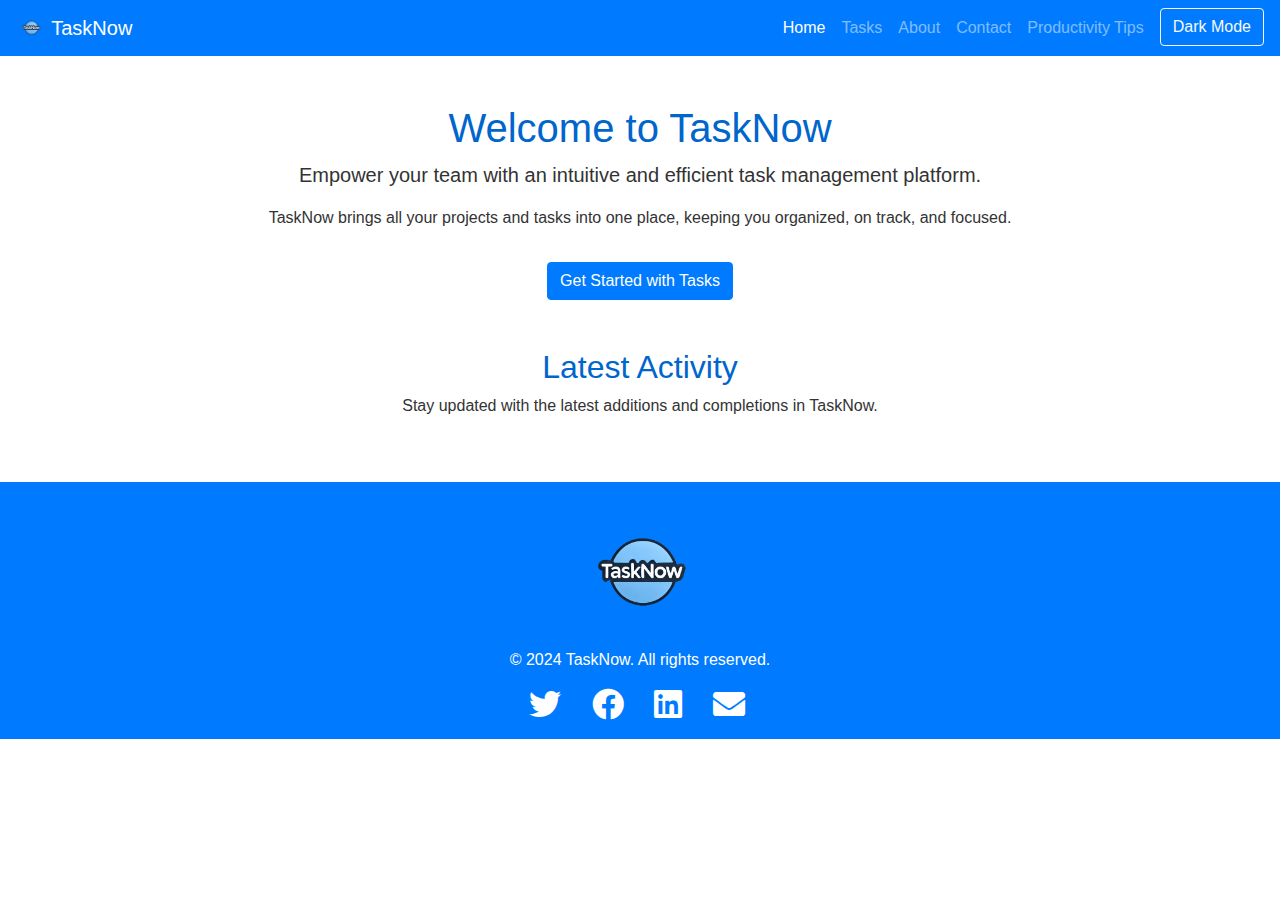
<file: index.html>
<!DOCTYPE html>
<html lang="en">
<head>
    <meta charset="UTF-8">
    <title>Home | TaskNow</title>
    <meta name="viewport" content="width=device-width, initial-scale=1.0">
    <link href="https://stackpath.bootstrapcdn.com/bootstrap/4.5.2/css/bootstrap.min.css" rel="stylesheet">
    <link rel="stylesheet" href="https://use.fontawesome.com/releases/v5.15.4/css/all.css">
    <link rel="stylesheet" href="css/styles.css">
    <script src="https://code.jquery.com/jquery-3.5.1.min.js" defer></script>
    <script src="https://cdn.jsdelivr.net/npm/popper.js@1.16.1/dist/umd/popper.min.js" defer></script>
    <script src="https://stackpath.bootstrapcdn.com/bootstrap/4.5.2/js/bootstrap.min.js" defer></script>
    
    <script src="js/script.js" defer></script>
</head>
<body>
    <!-- navbar -->
    <nav class="navbar navbar-expand-lg navbar-dark bg-primary sticky-top">
        <a class="navbar-brand" href="index.html">
            <img src="img/logo.png" alt="TaskNow Logo" width="30" height="30" class="d-inline-block align-top">
            TaskNow
        </a>
        <button class="navbar-toggler" type="button" data-toggle="collapse" data-target="#navbarNav" 
                aria-controls="navbarNav" aria-expanded="false" aria-label="Toggle navigation">
            <span class="navbar-toggler-icon"></span>
        </button>
        <div class="collapse navbar-collapse" id="navbarNav">
            <ul class="navbar-nav ml-auto">
                <li class="nav-item active"><a class="nav-link" href="index.html">Home</a></li>
                <li class="nav-item"><a class="nav-link" href="tasks.html">Tasks</a></li>
                <li class="nav-item"><a class="nav-link" href="about.html">About</a></li>
                <li class="nav-item"><a class="nav-link" href="contact.html">Contact</a></li>
                <li class="nav-item"><a class="nav-link" href="productivity.html">Productivity Tips</a></li>
                <li class="nav-item">
                    <button id="dark-mode-toggle" class="btn btn-outline-light ml-2">Dark Mode</button>
                </li>
            </ul>
        </div>
    </nav>

    <div class="container mt-5">
        <section id="welcome" class="text-center">
            <h1>Welcome to TaskNow</h1>
            <p class="lead">Empower your team with an intuitive and efficient task management platform.</p>
            <p>TaskNow brings all your projects and tasks into one place, keeping you organized, on track, and focused.</p>
            <a href="tasks.html" class="btn btn-primary mt-3">Get Started with Tasks</a>
        </section>

        <!-- latest --> 
        <section id="latest-activity" class="mt-5">
            <h2 class="text-center">Latest Activity</h2>
            <p class="text-center">Stay updated with the latest additions and completions in TaskNow.</p>
            <ul id="activity-list" class="list-group mt-3">
            </ul>
        </section>
    </div>

    <!-- footer -->
    <footer class="footer bg-primary text-white mt-5 text-center py-3">
        <div class="container">
            <img src="img/logo.png" alt="TaskNow Logo" width="150" height="150">
            <p>&copy; 2024 TaskNow. All rights reserved.</p>
            <div class="social-media mt-2">
                <a href="https://twitter.com" target="_blank" class="mr-3" aria-label="Twitter">
                    <i class="fab fa-twitter fa-2x"></i>
                </a>
                <a href="https://facebook.com" target="_blank" class="mr-3" aria-label="Facebook">
                    <i class="fab fa-facebook fa-2x"></i>
                </a>
                <a href="https://linkedin.com" target="_blank" class="mr-3" aria-label="LinkedIn">
                    <i class="fab fa-linkedin fa-2x"></i>
                </a>
                <a href="mailto:n.merkouris@acg.edu" class="mr-3" aria-label="Email">
                    <i class="fas fa-envelope fa-2x"></i>
                </a>
            </div>
        </div>
    </footer>
</body>
</html>
</file>
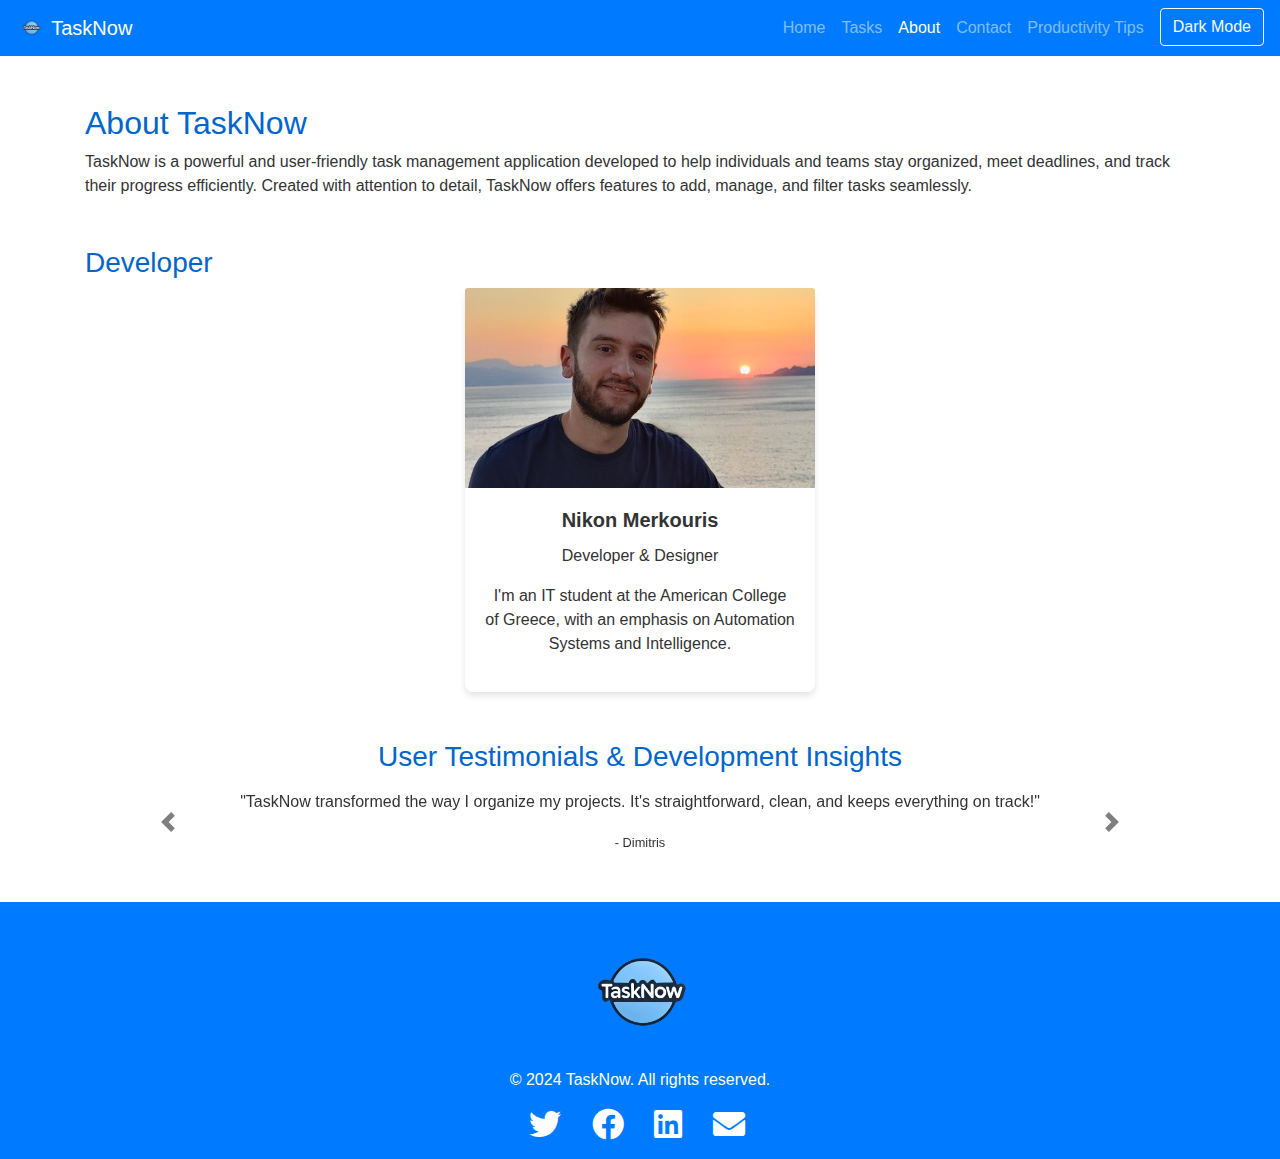
<file: about.html>
<!DOCTYPE html>
<html lang="en">
<head>
    <meta charset="UTF-8">
    <title>About | TaskNow</title>
    <meta name="viewport" content="width=device-width, initial-scale=1.0">
    <link href="https://stackpath.bootstrapcdn.com/bootstrap/4.5.2/css/bootstrap.min.css" rel="stylesheet">
    <link rel="stylesheet" href="https://use.fontawesome.com/releases/v5.15.4/css/all.css">
    <link rel="stylesheet" href="css/styles.css">
    <script src="https://code.jquery.com/jquery-3.5.1.min.js" defer></script>
    <script src="https://cdn.jsdelivr.net/npm/popper.js@1.16.1/dist/umd/popper.min.js" defer></script>
    <script src="https://stackpath.bootstrapcdn.com/bootstrap/4.5.2/js/bootstrap.min.js" defer></script>
    <script src="js/script.js" defer></script>
</head>
<body>
    <!-- navbar -->
    <nav class="navbar navbar-expand-lg navbar-dark bg-primary sticky-top">
        <a class="navbar-brand" href="index.html">
            <img src="img/logo.png" alt="TaskNow Logo" width="30" height="30" class="d-inline-block align-top">
            TaskNow
        </a>
        <button class="navbar-toggler" type="button" data-toggle="collapse" data-target="#navbarNav" 
                aria-controls="navbarNav" aria-expanded="false" aria-label="Toggle navigation">
            <span class="navbar-toggler-icon"></span>
        </button>
        <div class="collapse navbar-collapse" id="navbarNav">
            <ul class="navbar-nav ml-auto">
                <li class="nav-item"><a class="nav-link" href="index.html">Home</a></li>
                <li class="nav-item"><a class="nav-link" href="tasks.html">Tasks</a></li>
                <li class="nav-item active"><a class="nav-link" href="about.html">About</a></li>
                <li class="nav-item"><a class="nav-link" href="contact.html">Contact</a></li>
                <li class="nav-item"><a class="nav-link" href="productivity.html">Productivity Tips</a></li>
                <li class="nav-item">
                    <button id="dark-mode-toggle" class="btn btn-outline-light ml-2">Dark Mode</button>
                </li>
            </ul>
        </div>
    </nav>

    <div class="container mt-5">
        <section id="about">
            <h2>About TaskNow</h2>
            <p>TaskNow is a powerful and user-friendly task management application developed to help individuals and teams stay organized, meet deadlines, and track their progress efficiently. Created with attention to detail, TaskNow offers features to add, manage, and filter tasks seamlessly.</p>
        </section>

        <!-- my card -->
        <section id="developer-info" class="mt-5">
            <h3>Developer</h3>
            <div class="row justify-content-center">
                <div class="col-md-4">
                    <div class="card text-center">
                        <img src="img/your-photo.jpg" class="card-img-top" alt="Nikon Merkouris">
                        <div class="card-body">
                            <h5 class="card-title">Nikon Merkouris</h5>
                            <p class="card-text">Developer & Designer</p>
                            <p>I'm an IT student at the American College of Greece, with an emphasis on Automation Systems and Intelligence.</p>
                        </div>
                    </div>
                </div>
            </div>
        </section>

        <!-- carousel -->
        <section id="carousel" class="mt-5">
            <h3 class="text-center">User Testimonials & Development Insights</h3>
            <div id="testimonialCarousel" class="carousel slide mt-3" data-ride="carousel">
                <ol class="carousel-indicators">
                    <li data-target="#testimonialCarousel" data-slide-to="0" class="active"></li>
                    <li data-target="#testimonialCarousel" data-slide-to="1"></li>
                    <li data-target="#testimonialCarousel" data-slide-to="2"></li>
                </ol>
                <div class="carousel-inner">

                    <div class="carousel-item active">
                        <div class="d-flex justify-content-center">
                            <div class="text-center">
                                <p>"TaskNow transformed the way I organize my projects. It's straightforward, clean, and keeps everything on track!"</p>
                                <small>- Dimitris</small>
                            </div>
                        </div>
                    </div>

                    <div class="carousel-item">
                        <div class="d-flex justify-content-center">
                            <div class="text-center">
                                <p>"I love the dark mode feature! TaskNow is perfect for managing both personal and professional tasks."</p>
                                <small>- Harry</small>
                            </div>
                        </div>
                    </div>

                    <div class="carousel-item">
                        <div class="d-flex justify-content-center">
                            <div class="text-center">
                                <p>"From start to finish, designing TaskNow has been an inspiring journey. Excited to see how users make it their own!"</p>
                                <small>- Nikon Merkouris</small>
                            </div>
                        </div>
                    </div>

                </div>
                <a class="carousel-control-prev" href="#testimonialCarousel" role="button" data-slide="prev" aria-label="Previous">
                    <span class="carousel-control-prev-icon" aria-hidden="true"></span>
                </a>
                <a class="carousel-control-next" href="#testimonialCarousel" role="button" data-slide="next" aria-label="Next">
                    <span class="carousel-control-next-icon" aria-hidden="true"></span>
                </a>
            </div>
        </section>
    </div>

    <!-- footer -->
    <footer class="footer bg-primary text-white mt-5 text-center py-3">
        <div class="container">
            <img src="img/logo.png" alt="TaskNow Logo" width="150" height="150">
            <p>&copy; 2024 TaskNow. All rights reserved.</p>
            <div class="social-media mt-2">
                <a href="https://twitter.com" target="_blank" class="mr-3" aria-label="Twitter">
                    <i class="fab fa-twitter fa-2x"></i>
                </a>
                <a href="https://facebook.com" target="_blank" class="mr-3" aria-label="Facebook">
                    <i class="fab fa-facebook fa-2x"></i>
                </a>
                <a href="https://linkedin.com" target="_blank" class="mr-3" aria-label="LinkedIn">
                    <i class="fab fa-linkedin fa-2x"></i>
                </a>
                <a href="mailto:n.merkouris@acg.edu" class="mr-3" aria-label="Email">
                    <i class="fas fa-envelope fa-2x"></i>
                </a>
            </div>
        </div>
    </footer>
</body>
</html>
</file>
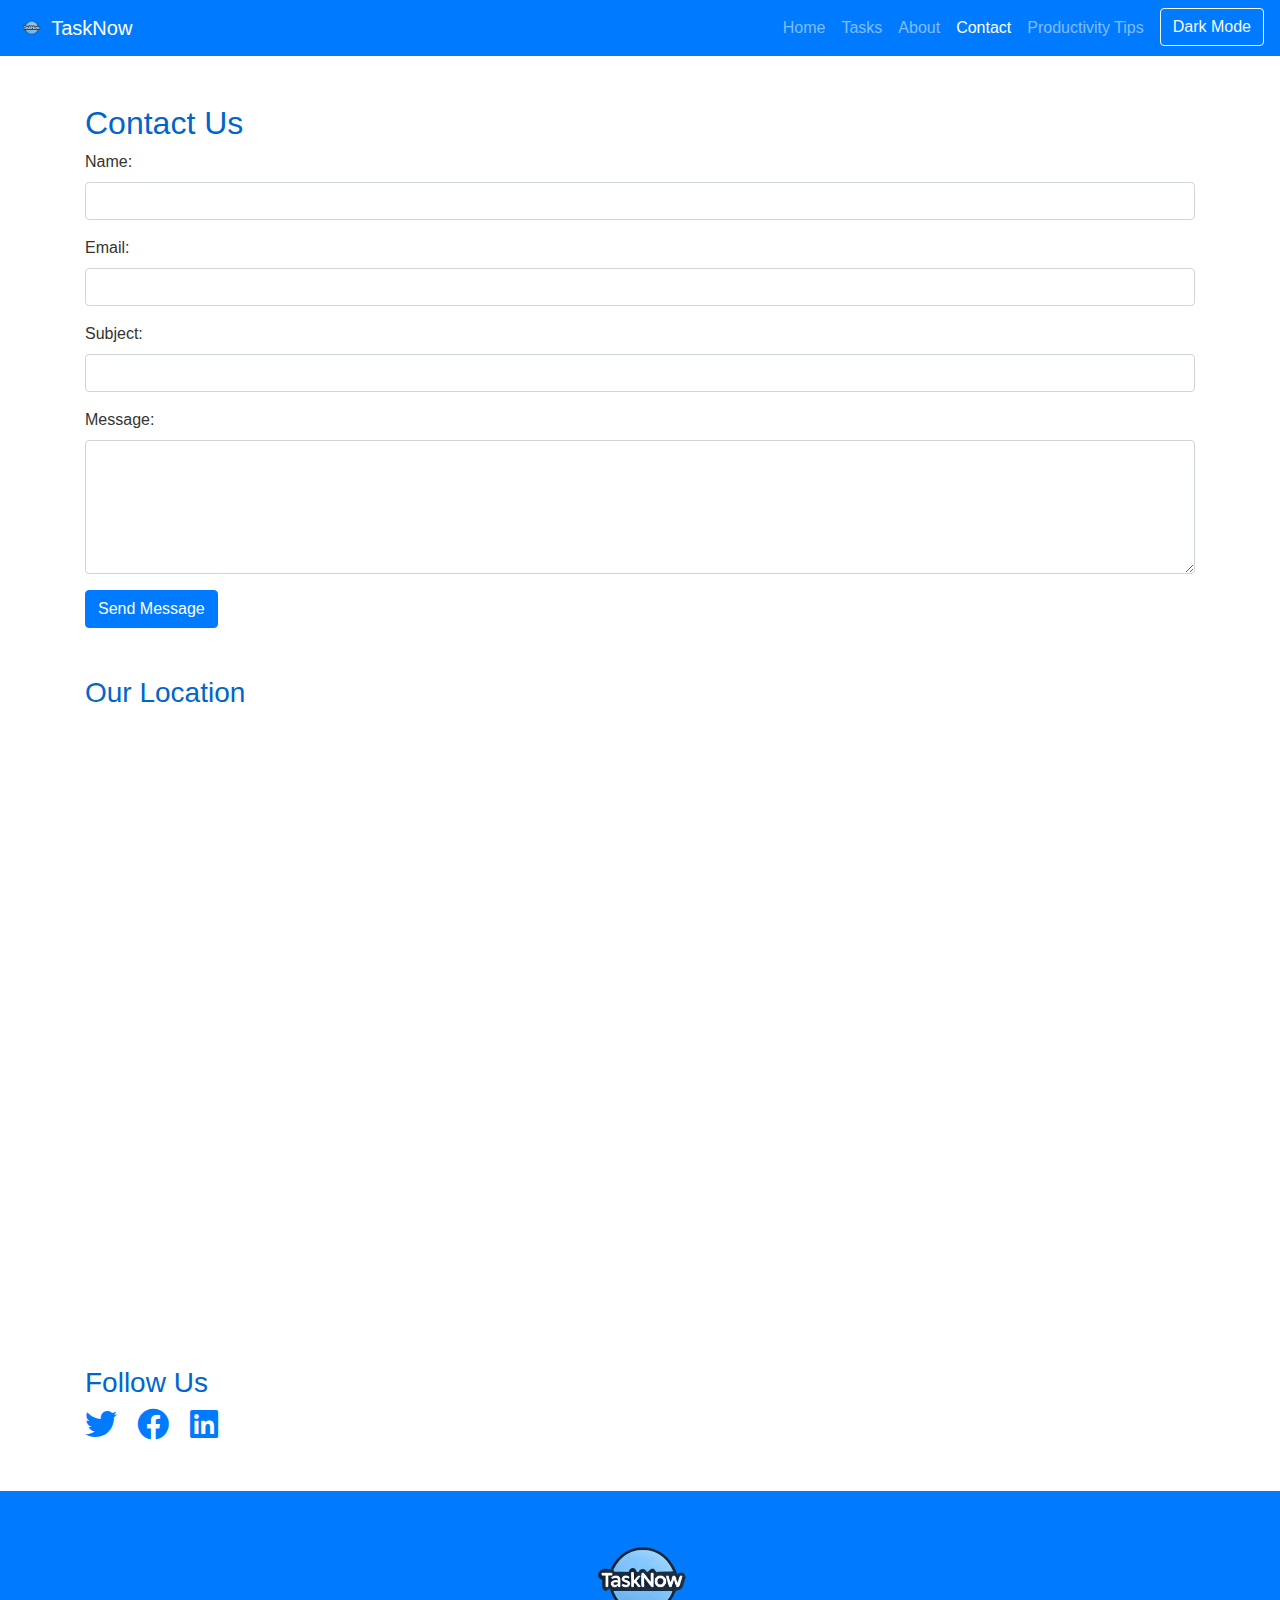
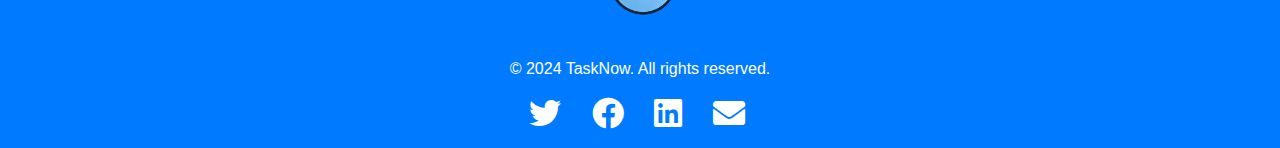
<file: contact.html>
<!DOCTYPE html>
<html lang="en">
<head>
    <meta charset="UTF-8">
    <title>Contact | TaskNow</title>
    <meta name="viewport" content="width=device-width, initial-scale=1.0">
    <link href="https://stackpath.bootstrapcdn.com/bootstrap/4.5.2/css/bootstrap.min.css" rel="stylesheet">
    <link rel="stylesheet" href="https://use.fontawesome.com/releases/v5.15.4/css/all.css">
    <link rel="stylesheet" href="css/styles.css">
    <script src="https://code.jquery.com/jquery-3.5.1.min.js" defer></script>
    <script src="https://cdn.jsdelivr.net/npm/popper.js@1.16.1/dist/umd/popper.min.js" defer></script>
    <script src="https://stackpath.bootstrapcdn.com/bootstrap/4.5.2/js/bootstrap.min.js" defer></script>
    <script src="js/script.js" defer></script>
</head>
<body>
    <!-- navbar -->
    <nav class="navbar navbar-expand-lg navbar-dark bg-primary sticky-top">
        <a class="navbar-brand" href="index.html">
            <img src="img/logo.png" alt="TaskNow Logo" width="30" height="30" class="d-inline-block align-top">
            TaskNow
        </a>
        <button class="navbar-toggler" type="button" data-toggle="collapse" data-target="#navbarNav" 
                aria-controls="navbarNav" aria-expanded="false" aria-label="Toggle navigation">
            <span class="navbar-toggler-icon"></span>
        </button>
        <div class="collapse navbar-collapse" id="navbarNav">
            <ul class="navbar-nav ml-auto">
                <li class="nav-item"><a class="nav-link" href="index.html">Home</a></li>
                <li class="nav-item"><a class="nav-link" href="tasks.html">Tasks</a></li>
                <li class="nav-item"><a class="nav-link" href="about.html">About</a></li>
                <li class="nav-item active"><a class="nav-link" href="contact.html">Contact</a></li>
                <li class="nav-item"><a class="nav-link" href="productivity.html">Productivity Tips</a></li>
                <li class="nav-item">
                    <button id="dark-mode-toggle" class="btn btn-outline-light ml-2">Dark Mode</button>
                </li>
            </ul>
        </div>
    </nav>

    
    <div class="container mt-5">
        <h2>Contact Us</h2>
        <form id="contact-form">
            <div class="form-group">
                <label for="name">Name:</label>
                <input type="text" id="name" class="form-control" required>
            </div>
            <div class="form-group">
                <label for="email">Email:</label>
                <input type="email" id="email" class="form-control" required>
            </div>
            <div class="form-group">
                <label for="subject">Subject:</label>
                <input type="text" id="subject" class="form-control" required>
            </div>
            <div class="form-group">
                <label for="message">Message:</label>
                <textarea id="message" class="form-control" rows="5" required></textarea>
            </div>
            <button type="submit" class="btn btn-primary">Send Message</button>
        </form>

        <!-- maps -->
        <div class="mt-5">
            <h3>Our Location</h3>
            <div class="map-responsive">
                <iframe
                    src="https://www.google.com/maps/embed?pb=!1m18!1m12!1m3!1d7477.068863424015!2d23.831591538644922!3d38.006986306858025!2m3!1f0!2f0!3f0!3m2!1i1024!2i768!4f13.1!3m3!1m2!1s0x14a199709f059559%3A0xad1dacf4713268b2!2sThe%20American%20College%20of%20Greece!5e0!3m2!1sel!2sgr!4v1730110992535!5m2!1sel!2sgr"
                    style="border:0;" allowfullscreen="" loading="lazy"
                    referrerpolicy="no-referrer-when-downgrade">
                </iframe>
            </div>
        </div>

        <!-- scial media -->
        <div class="social-media mt-4">
            <h3>Follow Us</h3>
            <a href="https://twitter.com" target="_blank" class="mr-3" aria-label="Twitter">
                <i class="fab fa-twitter fa-2x"></i>
            </a>
            <a href="https://facebook.com" target="_blank" class="mr-3" aria-label="Facebook">
                <i class="fab fa-facebook fa-2x"></i>
            </a>
            <a href="https://linkedin.com" target="_blank" class="mr-3" aria-label="LinkedIn">
                <i class="fab fa-linkedin fa-2x"></i>
            </a>
        </div>
    </div>

    
    <div class="modal fade" id="contactModal" tabindex="-1" aria-labelledby="contactModalLabel" 
         aria-hidden="true">
      <div class="modal-dialog">
        <div class="modal-content">
          <div class="modal-header">
            <h5 class="modal-title" id="contactModalLabel">Contact Form Details</h5>
            <button type="button" class="close" data-dismiss="modal" aria-label="Close">
              <span aria-hidden="true">&times;</span>
            </button>
          </div>
          <div class="modal-body" id="modal-body">
          </div>
          <div class="modal-footer">
            <button type="button" class="btn btn-secondary" data-dismiss="modal">Close</button>
          </div>
        </div>
      </div>
    </div>

    <!-- footer -->
    <footer class="footer bg-primary text-white mt-5 text-center py-3">
        <div class="container">
            <img src="img/logo.png" alt="TaskNow Logo" width="150" height="150">
            <p>&copy; 2024 TaskNow. All rights reserved.</p>
            <div class="social-media mt-2">
                <a href="https://twitter.com" target="_blank" class="mr-3" aria-label="Twitter">
                    <i class="fab fa-twitter fa-2x"></i>
                </a>
                <a href="https://facebook.com" target="_blank" class="mr-3" aria-label="Facebook">
                    <i class="fab fa-facebook fa-2x"></i>
                </a>
                <a href="https://linkedin.com" target="_blank" class="mr-3" aria-label="LinkedIn">
                    <i class="fab fa-linkedin fa-2x"></i>
                </a>
                <a href="mailto:n.merkouris@acg.edu" class="mr-3" aria-label="Email">
                    <i class="fas fa-envelope fa-2x"></i>
                </a>
            </div>
        </div>
    </footer>
</body>
</html>
</file>
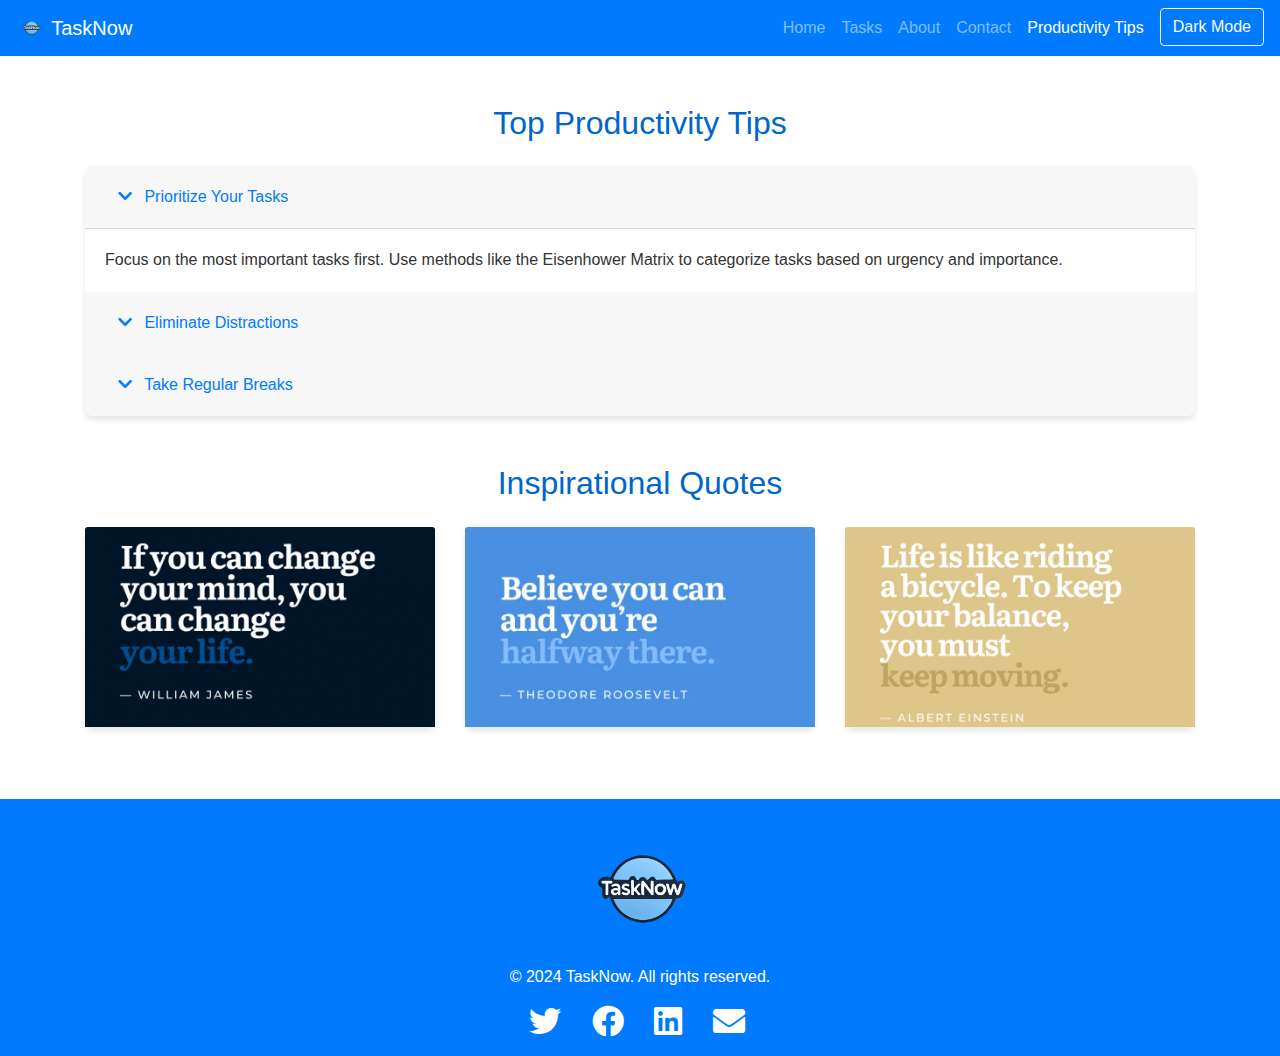
<file: productivity.html>
<!DOCTYPE html>
<html lang="en">
<head>
    <meta charset="UTF-8">
    <title>Productivity Tips | TaskNow</title>
    <meta name="viewport" content="width=device-width, initial-scale=1.0">
    <link href="https://stackpath.bootstrapcdn.com/bootstrap/4.5.2/css/bootstrap.min.css" rel="stylesheet">
    <link rel="stylesheet" href="https://use.fontawesome.com/releases/v5.15.4/css/all.css">
    <link rel="stylesheet" href="css/styles.css">
    <script src="https://code.jquery.com/jquery-3.5.1.min.js" defer></script>
    <script src="https://cdn.jsdelivr.net/npm/popper.js@1.16.1/dist/umd/popper.min.js" defer></script>
    <script src="https://stackpath.bootstrapcdn.com/bootstrap/4.5.2/js/bootstrap.min.js" defer></script>
    <script src="js/script.js" defer></script>
</head>
<body>
    <!-- navbar -->
    <nav class="navbar navbar-expand-lg navbar-dark bg-primary sticky-top">
        <a class="navbar-brand" href="index.html">
            <img src="img/logo.png" alt="TaskNow Logo" width="30" height="30" class="d-inline-block align-top">
            TaskNow
        </a>
        <button class="navbar-toggler" type="button" data-toggle="collapse" data-target="#navbarNav" 
                aria-controls="navbarNav" aria-expanded="false" aria-label="Toggle navigation">
            <span class="navbar-toggler-icon"></span>
        </button>
        <div class="collapse navbar-collapse" id="navbarNav">
            <ul class="navbar-nav ml-auto">
                <li class="nav-item"><a class="nav-link" href="index.html">Home</a></li>
                <li class="nav-item"><a class="nav-link" href="tasks.html">Tasks</a></li>
                <li class="nav-item"><a class="nav-link" href="about.html">About</a></li>
                <li class="nav-item"><a class="nav-link" href="contact.html">Contact</a></li>
                <li class="nav-item active"><a class="nav-link" href="productivity.html">Productivity Tips</a></li>
                <li class="nav-item">
                    <button id="dark-mode-toggle" class="btn btn-outline-light ml-2">Dark Mode</button>
                </li>
            </ul>
        </div>
    </nav>

    <!-- prod tips -->
    <div class="container mt-5">
        <section>
            <h2 class="text-center">Top Productivity Tips</h2>
            <div class="accordion mt-4" id="productivityTips">
                <!-- Tip 1 -->
                <div class="card">
                    <div class="card-header" id="headingOne">
                        <h3 class="mb-0">
                            <button class="btn btn-link text-left" type="button" data-toggle="collapse" data-target="#collapseOne" 
                                    aria-expanded="true" aria-controls="collapseOne">
                                <i class="fas fa-chevron-down mr-2"></i> Prioritize Your Tasks
                            </button>
                        </h3>
                    </div>

                    <div id="collapseOne" class="collapse show" aria-labelledby="headingOne" data-parent="#productivityTips">
                        <div class="card-body">
                            Focus on the most important tasks first. Use methods like the Eisenhower Matrix to categorize tasks based on urgency and importance.
                        </div>
                    </div>
                </div>
                <div class="card">
                    <div class="card-header" id="headingTwo">
                        <h3 class="mb-0">
                            <button class="btn btn-link collapsed text-left" type="button" data-toggle="collapse" data-target="#collapseTwo" 
                                    aria-expanded="false" aria-controls="collapseTwo">
                                <i class="fas fa-chevron-down mr-2"></i> Eliminate Distractions
                            </button>
                        </h3>
                    </div>
                    <div id="collapseTwo" class="collapse" aria-labelledby="headingTwo" data-parent="#productivityTips">
                        <div class="card-body">
                            Minimize interruptions by turning off notifications, setting specific times to check emails, and creating a dedicated workspace.
                        </div>
                    </div>
                </div>
                <div class="card">
                    <div class="card-header" id="headingThree">
                        <h3 class="mb-0">
                            <button class="btn btn-link collapsed text-left" type="button" data-toggle="collapse" data-target="#collapseThree" 
                                    aria-expanded="false" aria-controls="collapseThree">
                                <i class="fas fa-chevron-down mr-2"></i> Take Regular Breaks
                            </button>
                        </h3>
                    </div>
                    <div id="collapseThree" class="collapse" aria-labelledby="headingThree" data-parent="#productivityTips">
                        <div class="card-body">
                            Use techniques like the Pomodoro Technique to work in focused intervals with short breaks to maintain high levels of productivity.
                        </div>
                    </div>
                </div>
            </div>
        </section>

        <!-- quotes -->
        <section class="mt-5">
            <h2 class="text-center">Inspirational Quotes</h2>
            <div class="row mt-4">
                <div class="col-md-4 mb-4">
                    <div class="card">
                        <img src="img/quote1.jpg" class="card-img-top" alt="Quote 1">
                    </div>
                </div>
                <div class="col-md-4 mb-4">
                    <div class="card">
                        <img src="img/quote2.jpg" class="card-img-top" alt="Quote 2">
                    </div>
                </div>
                <div class="col-md-4 mb-4">
                    <div class="card">
                        <img src="img/quote3.jpg" class="card-img-top" alt="Quote 3">
                    </div>
                </div>
            </div>
        </section>
    </div>

    <!-- footer -->
    <footer class="footer bg-primary text-white mt-5 text-center py-3">
        <div class="container">
            <img src="img/logo.png" alt="TaskNow Logo" width="150" height="150">
            <p>&copy; 2024 TaskNow. All rights reserved.</p>
            <div class="social-media mt-2">
                <a href="https://twitter.com" target="_blank" class="mr-3" aria-label="Twitter">
                    <i class="fab fa-twitter fa-2x"></i>
                </a>
                <a href="https://facebook.com" target="_blank" class="mr-3" aria-label="Facebook">
                    <i class="fab fa-facebook fa-2x"></i>
                </a>
                <a href="https://linkedin.com" target="_blank" class="mr-3" aria-label="LinkedIn">
                    <i class="fab fa-linkedin fa-2x"></i>
                </a>
                <a href="mailto:n.merkouris@acg.edu" class="mr-3" aria-label="Email">
                    <i class="fas fa-envelope fa-2x"></i>
                </a>
            </div>
        </div>
    </footer>
</body>
</html>
</file>
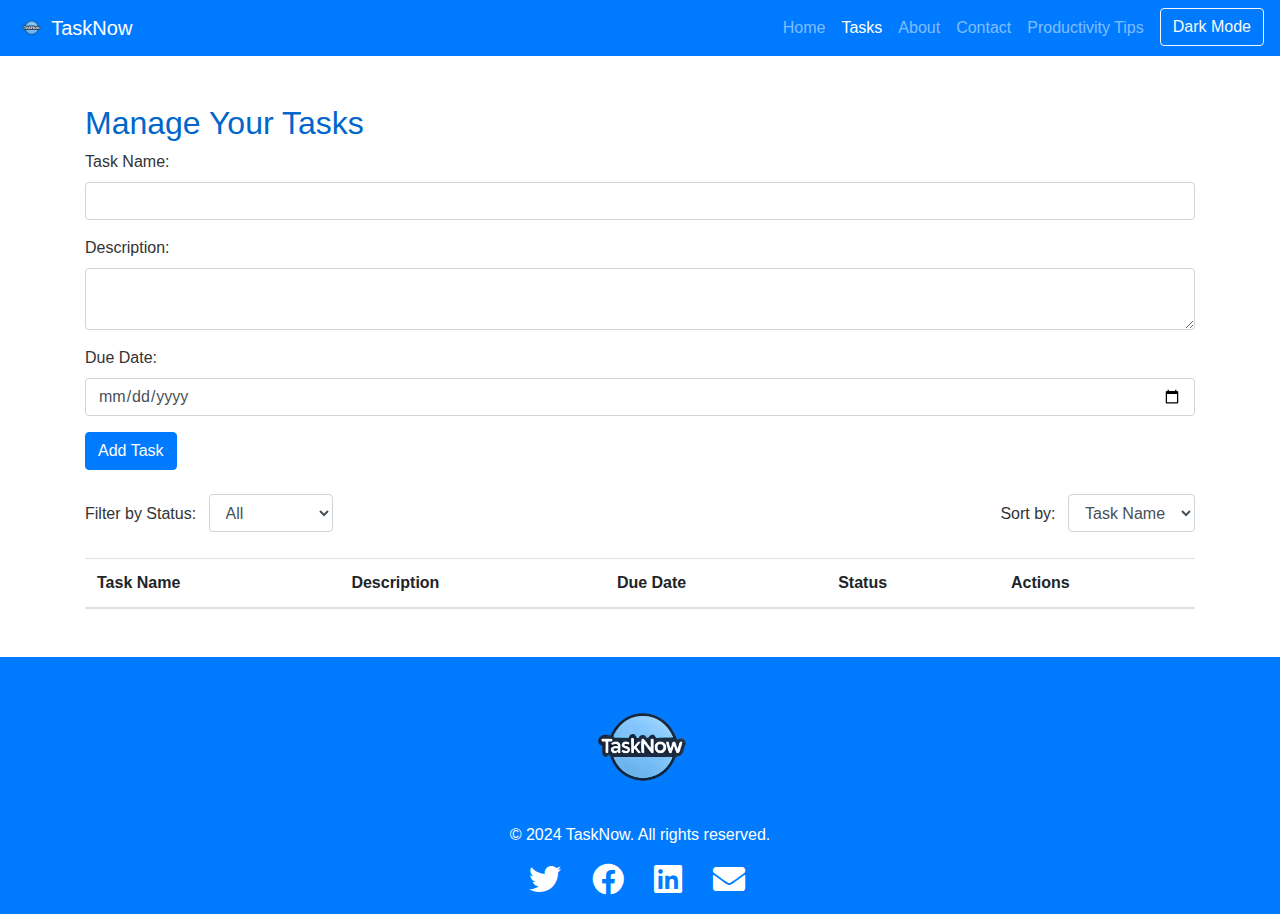
<file: tasks.html>
<!DOCTYPE html>
<html lang="en">
<head>
    <meta charset="UTF-8">
    <title>Tasks | TaskNow</title>
    <meta name="viewport" content="width=device-width, initial-scale=1.0">
    <link href="https://stackpath.bootstrapcdn.com/bootstrap/4.5.2/css/bootstrap.min.css" rel="stylesheet">
    <link rel="stylesheet" href="https://use.fontawesome.com/releases/v5.15.4/css/all.css">
    <link rel="stylesheet" href="css/styles.css">
    <script src="https://code.jquery.com/jquery-3.5.1.min.js" defer></script>
    <script src="https://cdn.jsdelivr.net/npm/popper.js@1.16.1/dist/umd/popper.min.js" defer></script>
    <script src="https://stackpath.bootstrapcdn.com/bootstrap/4.5.2/js/bootstrap.min.js" defer></script>
    <script src="js/script.js" defer></script>
</head>
<body>
    <!-- navbar -->
    <nav class="navbar navbar-expand-lg navbar-dark bg-primary sticky-top">
        <a class="navbar-brand" href="index.html">
            <img src="img/logo.png" alt="TaskNow Logo" width="30" height="30" class="d-inline-block align-top">
            TaskNow
        </a>
        <button class="navbar-toggler" type="button" data-toggle="collapse" data-target="#navbarNav" 
                aria-controls="navbarNav" aria-expanded="false" aria-label="Toggle navigation">
            <span class="navbar-toggler-icon"></span>
        </button>
        <div class="collapse navbar-collapse" id="navbarNav">
            <ul class="navbar-nav ml-auto">
                <li class="nav-item"><a class="nav-link" href="index.html">Home</a></li>
                <li class="nav-item active"><a class="nav-link" href="tasks.html">Tasks</a></li>
                <li class="nav-item"><a class="nav-link" href="about.html">About</a></li>
                <li class="nav-item"><a class="nav-link" href="contact.html">Contact</a></li>
                <li class="nav-item"><a class="nav-link" href="productivity.html">Productivity Tips</a></li>
                <li class="nav-item">
                    <button id="dark-mode-toggle" class="btn btn-outline-light ml-2">Dark Mode</button>
                </li>
            </ul>
        </div>
    </nav>

    <div class="container mt-5">
        <h2>Manage Your Tasks</h2>

        <!-- forms -->
        <form id="task-form">
            <div class="form-group">
                <label for="task-name">Task Name:</label>
                <input type="text" id="task-name" class="form-control" required>
            </div>
            <div class="form-group">
                <label for="task-desc">Description:</label>
                <textarea id="task-desc" class="form-control" required></textarea>
            </div>
            <div class="form-group">
                <label for="task-date">Due Date:</label>
                <input type="date" id="task-date" class="form-control" required>
            </div>
            <button type="submit" class="btn btn-primary">Add Task</button>
        </form>

        <!-- sort feature -->
        <div class="d-flex justify-content-between align-items-center mt-4">
            <div>
                <label for="filter-status" class="mr-2">Filter by Status:</label>
                <select id="filter-status" class="form-control d-inline w-auto">
                    <option value="all">All</option>
                    <option value="pending">Pending</option>
                    <option value="completed">Completed</option>
                </select>
            </div>
            <div>
                <label for="sort-tasks" class="mr-2">Sort by:</label>
                <select id="sort-tasks" class="form-control d-inline w-auto">
                    <option value="name">Task Name</option>
                    <option value="date">Due Date</option>
                </select>
            </div>
        </div>

        <table class="table mt-4">
            <thead>
                <tr>
                    <th>Task Name</th>
                    <th>Description</th>
                    <th>Due Date</th>
                    <th>Status</th>
                    <th>Actions</th>
                </tr>
            </thead>
            <tbody id="task-list">
            </tbody>
        </table>
    </div>

    <!-- footer -->
    <footer class="footer bg-primary text-white mt-5 text-center py-3">
        <div class="container">
            <img src="img/logo.png" alt="TaskNow Logo" width="150" height="150">
            <p>&copy; 2024 TaskNow. All rights reserved.</p>
            <div class="social-media mt-2">
                <a href="https://twitter.com" target="_blank" class="mr-3" aria-label="Twitter">
                    <i class="fab fa-twitter fa-2x"></i>
                </a>
                <a href="https://facebook.com" target="_blank" class="mr-3" aria-label="Facebook">
                    <i class="fab fa-facebook fa-2x"></i>
                </a>
                <a href="https://linkedin.com" target="_blank" class="mr-3" aria-label="LinkedIn">
                    <i class="fab fa-linkedin fa-2x"></i>
                </a>
                <a href="mailto:n.merkouris@acg.edu" class="mr-3" aria-label="Email">
                    <i class="fas fa-envelope fa-2x"></i>
                </a>
            </div>
        </div>
    </footer>
</body>
</html>
</file>
<file: css/styles.css>
body {
    font-family: 'Open Sans', Arial, sans-serif;
    color: #333;
}

h1, h2, h3 {
    color: #0066cc;
}

body.dark-mode {
    background-color: #121212;
    color: #ffffff;
}

body.dark-mode h1, body.dark-mode h2, body.dark-mode h3 {
    color: #cce6ff;
}

.card {
    border: none;
    border-radius: 8px;
    background-color: #ffffff;
    box-shadow: 0 4px 6px rgba(0, 0, 0, 0.1);
}

.card h5, .card p {
    color: #333;
}

.card .card-title {
    font-family: 'Montserrat', Arial, sans-serif;
    font-weight: 700;
}

body.dark-mode .card {
    background-color: #1e1e1e;
    color: #e0e0e0;
}

body.dark-mode .card h5, body.dark-mode .card p {
    color: #e0e0e0;
}


.card-img-top {
    height: 200px;
    object-fit: cover;
}


.footer .social-media a {
    color: #ffffff;
    margin: 0 10px;
    transition: color 0.3s;
}

.footer .social-media a:hover {
    color: #cce6ff;
}


.map-responsive {
    position: relative;
    padding-bottom: 56.25%; /* 16:9 Aspect Ratio */
    height: 0;
    overflow: hidden;
}

.map-responsive iframe {
    position: absolute;
    top: 0;
    left: 0;
    width: 100%;
    height: 100%;
}


body.dark-mode .list-group-item {
    background-color: #333;
    color: #ffffff;
    border-color: #444;
}

body.dark-mode .form-control {
    background-color: #333;
    color: #ffffff;
    border-color: #444;
}

body.dark-mode .list-group-item {
    background-color: #333;
    color: #ffffff;
    border-color: #444;
}


.carousel-control-prev-icon,
.carousel-control-next-icon {
    filter: invert(1); /* Inverts the icon colors to black */
}


body.dark-mode .carousel-control-prev-icon,
body.dark-mode .carousel-control-next-icon {
    filter: invert(0); /* Keeps the icon colors white */
}
</file>
